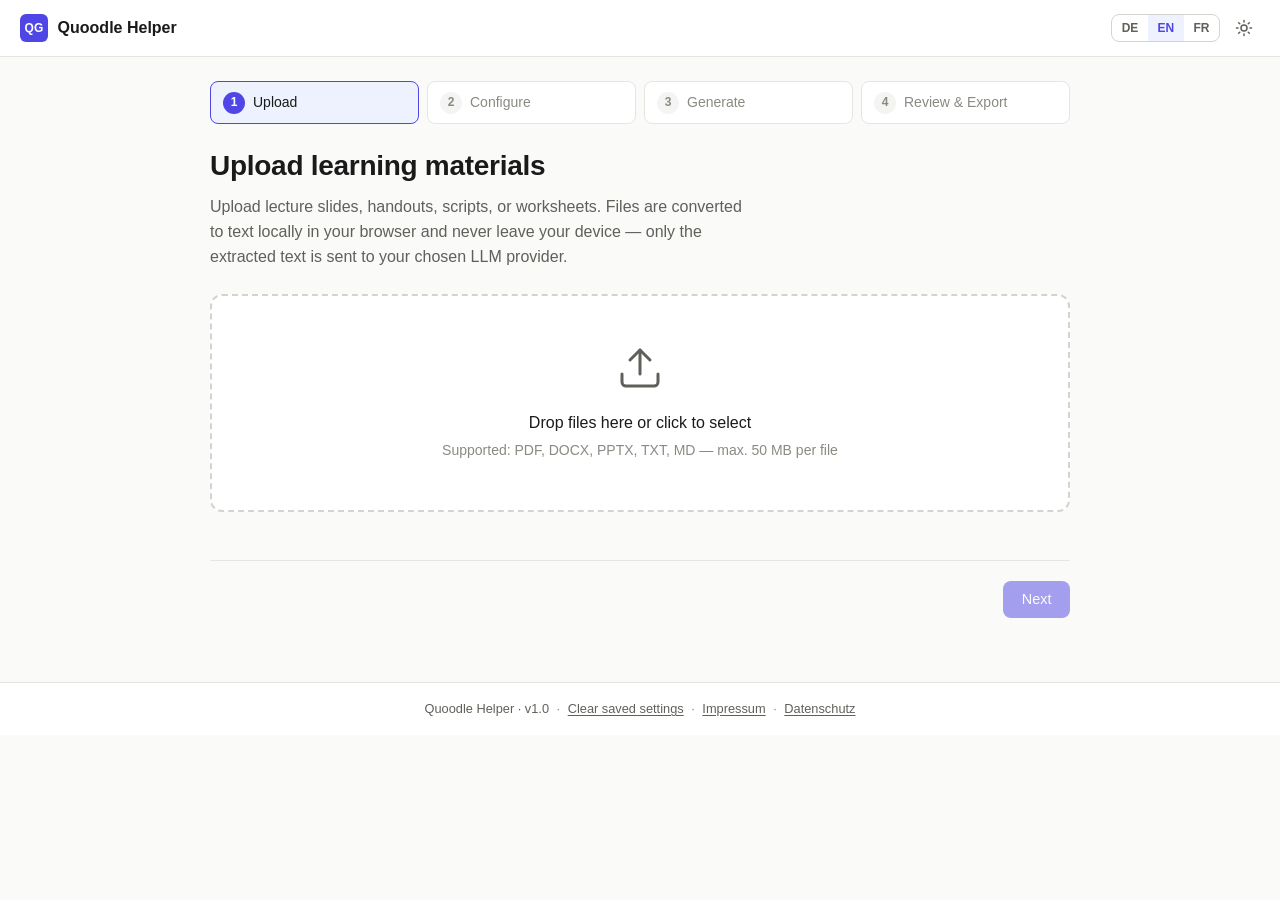
<file: index.html>
<!DOCTYPE html>
<html lang="de" data-theme="system">
<head>
  <meta charset="utf-8">
  <meta name="viewport" content="width=device-width, initial-scale=1">
  <title>Quoodle Helper</title>
  <meta name="description" content="Generate multiple-choice quizzes from lecture slides, handouts, and scripts. Client-side. Bring your own LLM API key.">
  <link rel="stylesheet" href="css/styles.css">
  <link rel="icon" href="data:image/svg+xml,%3Csvg xmlns='http://www.w3.org/2000/svg' viewBox='0 0 100 100'%3E%3Ctext y='.9em' font-size='90'%3E%F0%9F%93%9D%3C/text%3E%3C/svg%3E">
</head>
<body>
  <header class="site-header">
    <div class="brand">
      <span class="brand-mark">QG</span>
      <span class="brand-name">Quoodle Helper</span>
    </div>
    <div class="header-controls">
      <button type="button" class="lang-switch" id="lang-switch" aria-label="Sprache wechseln">
        <span data-lang="de" class="active">DE</span>
        <span data-lang="en">EN</span>
        <span data-lang="fr">FR</span>
      </button>
      <button type="button" class="icon-btn" id="theme-toggle" aria-label="Theme" title="Theme">
        <svg width="18" height="18" viewBox="0 0 24 24" fill="none" stroke="currentColor" stroke-width="2" stroke-linecap="round" stroke-linejoin="round"><circle cx="12" cy="12" r="4"/><path d="M12 2v2M12 20v2M4.93 4.93l1.41 1.41M17.66 17.66l1.41 1.41M2 12h2M20 12h2M6.34 17.66l-1.41 1.41M19.07 4.93l-1.41 1.41"/></svg>
      </button>
    </div>
  </header>

  <nav class="stepper" aria-label="Progress">
    <ol>
      <li data-step="upload" class="active"><span class="step-num">1</span><span class="step-label" data-i18n="step.upload">Upload</span></li>
      <li data-step="configure"><span class="step-num">2</span><span class="step-label" data-i18n="step.configure">Konfigurieren</span></li>
      <li data-step="generate"><span class="step-num">3</span><span class="step-label" data-i18n="step.generate">Generieren</span></li>
      <li data-step="review"><span class="step-num">4</span><span class="step-label" data-i18n="step.review">Prüfen &amp; Export</span></li>
    </ol>
  </nav>

  <main>
    <!-- STEP 1: UPLOAD -->
    <section id="step-upload" class="step active" aria-labelledby="upload-heading">
      <h1 id="upload-heading" data-i18n="upload.heading">Lernmaterial hochladen</h1>
      <p class="lead" data-i18n="upload.lead">Lade Vorlesungsfolien, Handouts, Skripte oder Arbeitsblätter hoch. Die Dateien werden im Browser in Text umgewandelt und verlassen dein Gerät nicht — nur der extrahierte Text geht an den von dir gewählten LLM-Provider.</p>

      <div id="dropzone" class="dropzone" tabindex="0">
        <svg width="48" height="48" viewBox="0 0 24 24" fill="none" stroke="currentColor" stroke-width="1.5" stroke-linecap="round" stroke-linejoin="round"><path d="M21 15v4a2 2 0 01-2 2H5a2 2 0 01-2-2v-4"/><polyline points="17 8 12 3 7 8"/><line x1="12" y1="3" x2="12" y2="15"/></svg>
        <p class="dz-primary" data-i18n="upload.dropzone">Dateien hier ablegen oder klicken, um auszuwählen</p>
        <p class="dz-secondary" data-i18n="upload.formats">Unterstützt: PDF, DOCX, PPTX, TXT, MD — max. 50 MB pro Datei</p>
        <input type="file" id="file-input" multiple accept=".pdf,.docx,.pptx,.txt,.md,application/pdf,application/vnd.openxmlformats-officedocument.wordprocessingml.document,application/vnd.openxmlformats-officedocument.presentationml.presentation,text/plain,text/markdown" hidden>
      </div>

      <ul id="file-list" class="file-list" aria-live="polite"></ul>

      <div id="upload-summary" class="summary hidden"></div>

      <div class="step-actions">
        <button type="button" class="btn btn-primary" id="to-configure" disabled data-i18n="common.next">Weiter: Konfigurieren</button>
      </div>
    </section>

    <!-- STEP 2: CONFIGURE -->
    <section id="step-configure" class="step" aria-labelledby="configure-heading">
      <h1 id="configure-heading" data-i18n="configure.heading">LLM &amp; Fragen konfigurieren</h1>
      <p class="lead" data-i18n="configure.lead">Wähle einen LLM-Provider und trage deinen API-Key ein. Der Key bleibt in deinem Browser.</p>

      <fieldset class="form-group">
        <legend data-i18n="configure.provider">Provider</legend>
        <div class="radio-group" id="provider-group">
          <label class="radio-card">
            <input type="radio" name="provider" value="openai_compatible" checked>
            <div class="radio-body">
              <div class="radio-title" data-i18n="provider.compat.title">Lokal / OpenAI-kompatibel</div>
              <div class="radio-desc" data-i18n="provider.compat.desc">RWTH HPC, vLLM, OpenRouter, DeepSeek …</div>
            </div>
          </label>
          <label class="radio-card">
            <input type="radio" name="provider" value="anthropic">
            <div class="radio-body">
              <div class="radio-title">Anthropic Claude</div>
              <div class="radio-desc" data-i18n="provider.anthropic.desc">Claude Opus, Sonnet, Haiku</div>
            </div>
          </label>
          <label class="radio-card">
            <input type="radio" name="provider" value="openai">
            <div class="radio-body">
              <div class="radio-title">OpenAI</div>
              <div class="radio-desc" data-i18n="provider.openai.desc">GPT-4o, GPT-4, GPT-3.5</div>
            </div>
          </label>
          <label class="radio-card">
            <input type="radio" name="provider" value="ollama">
            <div class="radio-body">
              <div class="radio-title">Ollama</div>
              <div class="radio-desc" data-i18n="provider.ollama.desc">Lokal — kein API-Key nötig</div>
            </div>
          </label>
        </div>
        <p class="provider-notice" id="provider-notice" data-i18n="configure.provider.notice">Der gewählte Provider erhält den extrahierten Text deiner Dateien. Es gelten die Datenschutzbedingungen dieses Providers.</p>
        <button type="button" class="btn btn-ghost btn-small" id="test-connection" data-i18n="configure.test">Verbindung testen</button>
        <span id="test-status" style="margin-left:0.5rem;"></span>
      </fieldset>

      <div class="form-row">
        <label class="form-field">
          <span class="label-text" data-i18n="configure.model">Modell</span>
          <input type="text" id="model" placeholder="openai/gpt-oss-120b">
          <small class="field-hint" id="model-hint"></small>
        </label>
      </div>

      <details class="advanced">
        <summary data-i18n="configure.advanced">Erweitert: Base URL &amp; Prompt</summary>
        <label class="form-field">
          <span class="label-text">Base URL</span>
          <input type="url" id="base-url" placeholder="https://llm.hpc.itc.rwth-aachen.de/v1/">
        </label>
        <label class="form-field">
          <span class="label-text" data-i18n="configure.custom_prompt">System-Prompt (anpassbar)</span>
          <textarea id="custom-prompt" rows="14" spellcheck="false"></textarea>
          <div class="prompt-controls">
            <button type="button" class="btn btn-ghost btn-small" id="restore-prompt" data-i18n="configure.custom_prompt.restore">Standard wiederherstellen</button>
            <small class="field-hint" data-i18n="configure.custom_prompt.hint">Verfügbare Platzhalter: {difficulty}, {difficulty_hint}, {style}, {style_hint}, {output_language}</small>
          </div>
          <small class="field-warning" data-i18n="configure.custom_prompt.warning">⚠ Der Prompt muss das Modell anweisen, JSON gemäß dem Schema auszugeben. Wenn du den Schema-Block entfernst, schlägt das Parsen fehl.</small>
        </label>
      </details>

      <div class="form-row" id="api-key-row">
        <label class="form-field">
          <span class="label-text" data-i18n="configure.apikey">API-Key</span>
          <div class="input-with-action">
            <input type="password" id="api-key" autocomplete="off" spellcheck="false">
            <button type="button" class="icon-btn" id="toggle-key-visibility" title="Show/hide" aria-label="Show/hide">
              <svg width="18" height="18" viewBox="0 0 24 24" fill="none" stroke="currentColor" stroke-width="2" stroke-linecap="round" stroke-linejoin="round"><path d="M1 12s4-8 11-8 11 8 11 8-4 8-11 8-11-8-11-8z"/><circle cx="12" cy="12" r="3"/></svg>
            </button>
          </div>
          <label class="checkbox-inline">
            <input type="checkbox" id="save-key">
            <span data-i18n="configure.savekey">In diesem Browser speichern</span>
          </label>
          <small class="field-warning" data-i18n="configure.savekey.warning">⚠ Gespeicherte Keys liegen im localStorage deines Browsers. Auf geteilten Geräten nicht aktivieren.</small>
        </label>
      </div>

      <h2 data-i18n="configure.options.heading">Fragen-Optionen</h2>

      <div class="form-row two-col">
        <label class="form-field">
          <span class="label-text" data-i18n="configure.count">Anzahl Fragen</span>
          <input type="number" id="question-count" min="1" max="100" value="10">
        </label>

        <label class="form-field">
          <span class="label-text" data-i18n="configure.language">Sprache der Fragen</span>
          <select id="output-language">
            <option value="de" data-i18n="lang.de" selected>Deutsch</option>
            <option value="en" data-i18n="lang.en">Englisch</option>
            <option value="auto" data-i18n="lang.auto">Wie Quelle</option>
          </select>
        </label>
      </div>

      <div class="form-row">
        <fieldset class="segmented">
          <legend data-i18n="configure.difficulty">Schwierigkeit</legend>
          <label><input type="radio" name="difficulty" value="easy"><span data-i18n="difficulty.easy">Leicht</span></label>
          <label><input type="radio" name="difficulty" value="medium" checked><span data-i18n="difficulty.medium">Mittel</span></label>
          <label><input type="radio" name="difficulty" value="hard"><span data-i18n="difficulty.hard">Schwer</span></label>
          <label><input type="radio" name="difficulty" value="mixed"><span data-i18n="difficulty.mixed">Gemischt</span></label>
        </fieldset>
      </div>

      <div class="form-row">
        <fieldset class="segmented">
          <legend data-i18n="configure.style">Fragen-Stil</legend>
          <label><input type="radio" name="style" value="factual"><span data-i18n="style.factual">Faktisch</span></label>
          <label><input type="radio" name="style" value="conceptual"><span data-i18n="style.conceptual">Konzeptuell</span></label>
          <label><input type="radio" name="style" value="applied"><span data-i18n="style.applied">Anwendung</span></label>
          <label><input type="radio" name="style" value="mixed" checked><span data-i18n="style.mixed">Gemischt</span></label>
        </fieldset>
      </div>

      <div class="step-actions">
        <button type="button" class="btn btn-ghost" data-nav="upload" data-i18n="common.back">Zurück</button>
        <button type="button" class="btn btn-primary" id="to-generate" data-i18n="common.next">Weiter: Generieren</button>
      </div>
    </section>

    <!-- STEP 3: GENERATE -->
    <section id="step-generate" class="step" aria-labelledby="generate-heading">
      <h1 id="generate-heading" data-i18n="generate.heading">Fragen generieren</h1>
      <p class="lead" data-i18n="generate.lead">Klicke „Generieren", um aus deinem Material Multiple-Choice-Fragen zu erstellen.</p>

      <div class="generate-summary" id="generate-summary" aria-live="polite"></div>

      <div id="generate-progress" class="progress-block hidden">
        <div class="progress-phase" id="progress-phase"></div>
        <div class="progress-bar"><div class="progress-fill" id="progress-fill"></div></div>
        <div class="progress-detail" id="progress-detail"></div>
      </div>

      <div id="generate-error" class="error-block hidden" role="alert"></div>

      <div class="step-actions">
        <button type="button" class="btn btn-ghost" data-nav="configure" data-i18n="common.back">Zurück</button>
        <button type="button" class="btn btn-primary" id="start-generate" data-i18n="generate.start">Generieren</button>
        <button type="button" class="btn btn-destructive hidden" id="cancel-generate" data-i18n="common.cancel">Abbrechen</button>
      </div>
    </section>

    <!-- STEP 4: REVIEW -->
    <section id="step-review" class="step" aria-labelledby="review-heading">
      <h1 id="review-heading" data-i18n="review.heading">Prüfen &amp; Exportieren</h1>
      <div class="review-summary" id="review-summary"></div>

      <div class="export-actions">
        <button type="button" class="btn btn-primary" id="export-xlsx">
          <span data-i18n="review.export.xlsx">Excel herunterladen (.xlsx)</span>
        </button>
        <button type="button" class="btn btn-secondary" id="export-csv">
          <span data-i18n="review.export.csv">CSV herunterladen</span>
        </button>
        <button type="button" class="btn btn-ghost" id="regenerate" data-i18n="review.regenerate">Neu generieren</button>
        <button type="button" class="btn btn-destructive" id="start-over" data-i18n="review.startover">Von vorne beginnen</button>
      </div>

      <div class="questions-table-wrap">
        <table id="questions-table" class="questions-table">
          <thead>
            <tr>
              <th>#</th>
              <th data-i18n="table.question">Frage</th>
              <th data-i18n="table.correct">Richtig</th>
              <th data-i18n="table.wrong">Falsch</th>
              <th data-i18n="table.explanation">Erläuterung</th>
            </tr>
          </thead>
          <tbody id="questions-tbody"></tbody>
        </table>
      </div>
    </section>
  </main>

  <!-- File preview modal -->
  <div id="preview-modal" class="modal hidden" role="dialog" aria-modal="true" aria-labelledby="preview-title">
    <div class="modal-backdrop" data-close-modal></div>
    <div class="modal-content">
      <header class="modal-header">
        <h2 id="preview-title" data-i18n="preview.title">Text-Vorschau</h2>
        <button type="button" class="icon-btn" data-close-modal aria-label="Close">✕</button>
      </header>
      <div class="modal-body">
        <div class="preview-meta" id="preview-meta"></div>
        <pre id="preview-text"></pre>
      </div>
      <footer class="modal-footer">
        <button type="button" class="btn btn-secondary" id="copy-preview" data-i18n="preview.copy">Kopieren</button>
        <button type="button" class="btn btn-ghost" data-close-modal data-i18n="common.close">Schließen</button>
      </footer>
    </div>
  </div>

  <footer class="site-footer">
    <span>Quoodle Helper · v1.0</span>
    <span class="sep">·</span>
    <button type="button" class="link-btn" id="clear-settings" data-i18n="footer.clearsettings">Gespeicherte Einstellungen löschen</button>
    <span class="sep">·</span>
    <a href="impressum.html" class="footer-link">Impressum</a>
    <span class="sep">·</span>
    <a href="datenschutz.html" class="footer-link">Datenschutz</a>
  </footer>

  <!-- 3rd-party libraries — served locally from ./vendor/.
       Run `bash download-vendor.sh` (or download-vendor.ps1 on Windows) once
       to populate the vendor directory. See README.md "Vendor libraries". -->
  <script src="vendor/mammoth.browser.min.js"></script>
  <script src="vendor/jszip.min.js"></script>
  <script src="vendor/xlsx.full.min.js"></script>

  <!-- App -->
  <script type="module" src="js/app.js"></script>
</body>
</html>
</file>
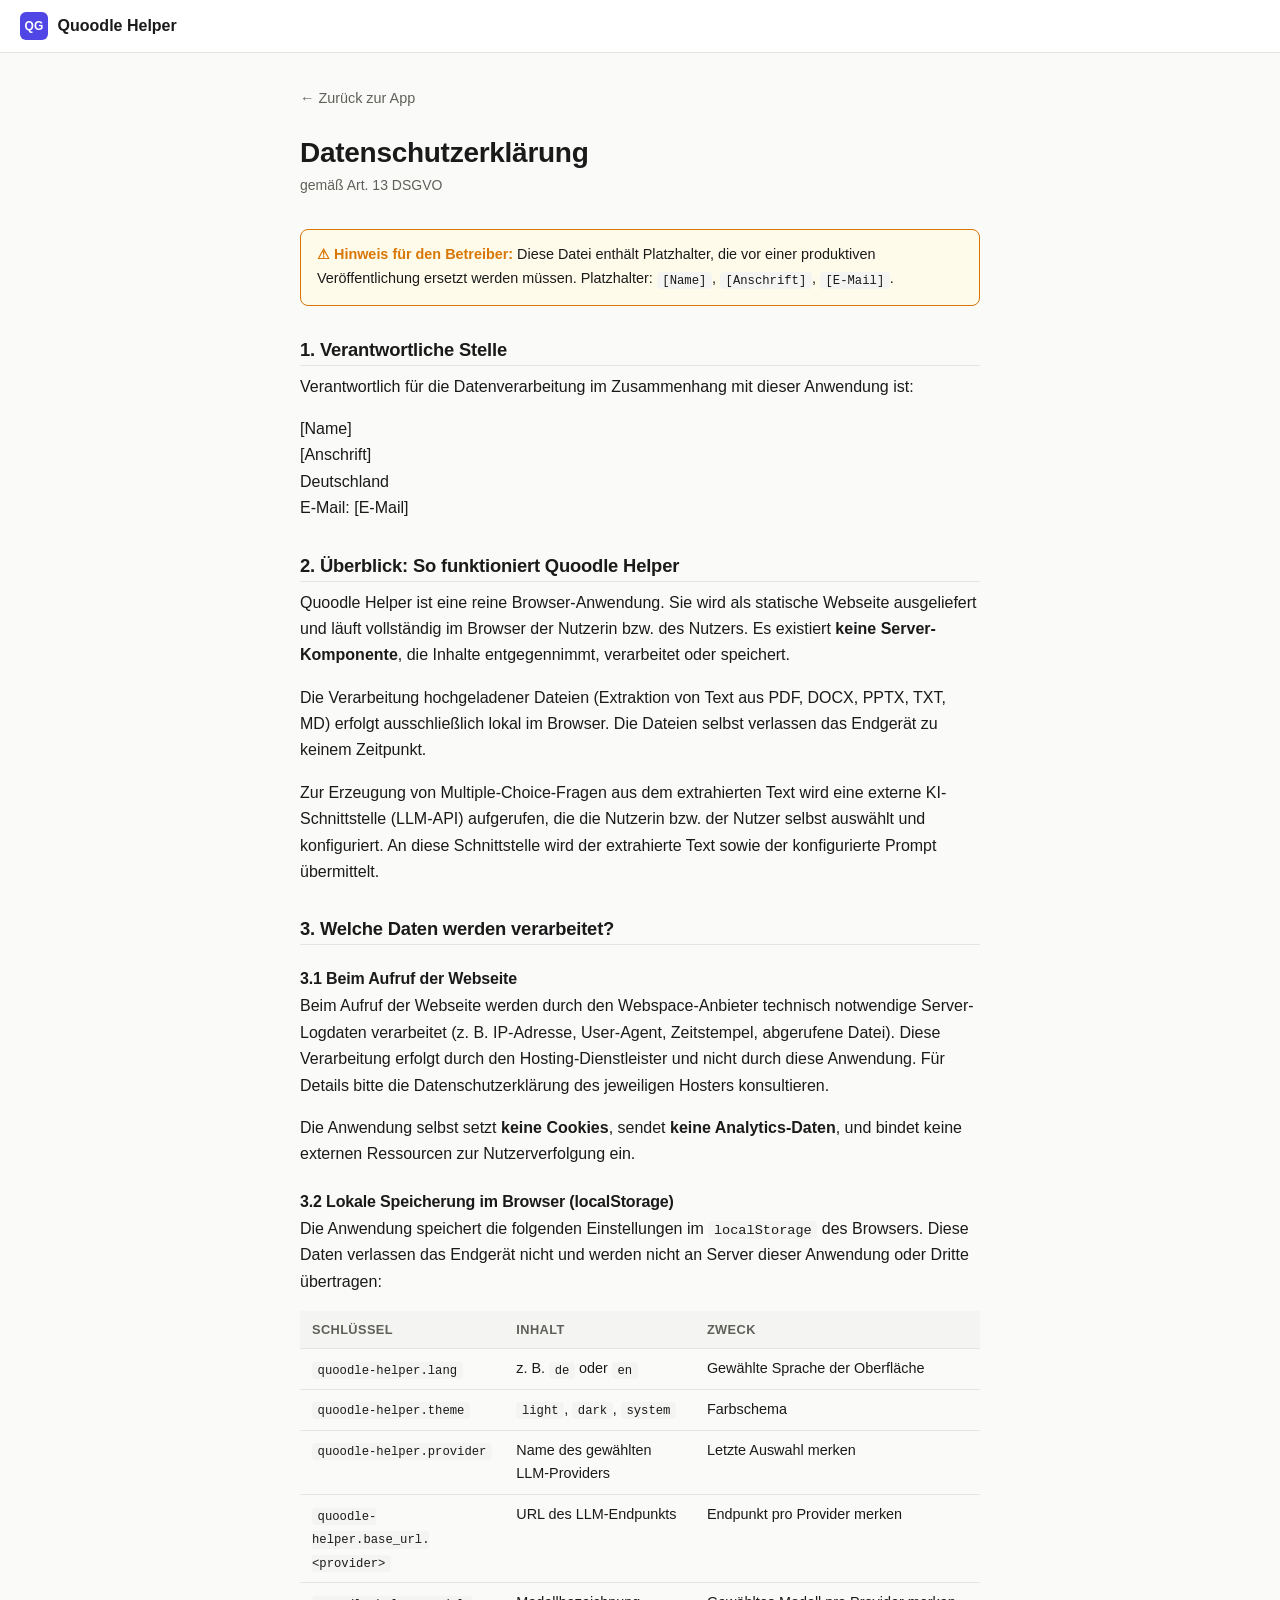
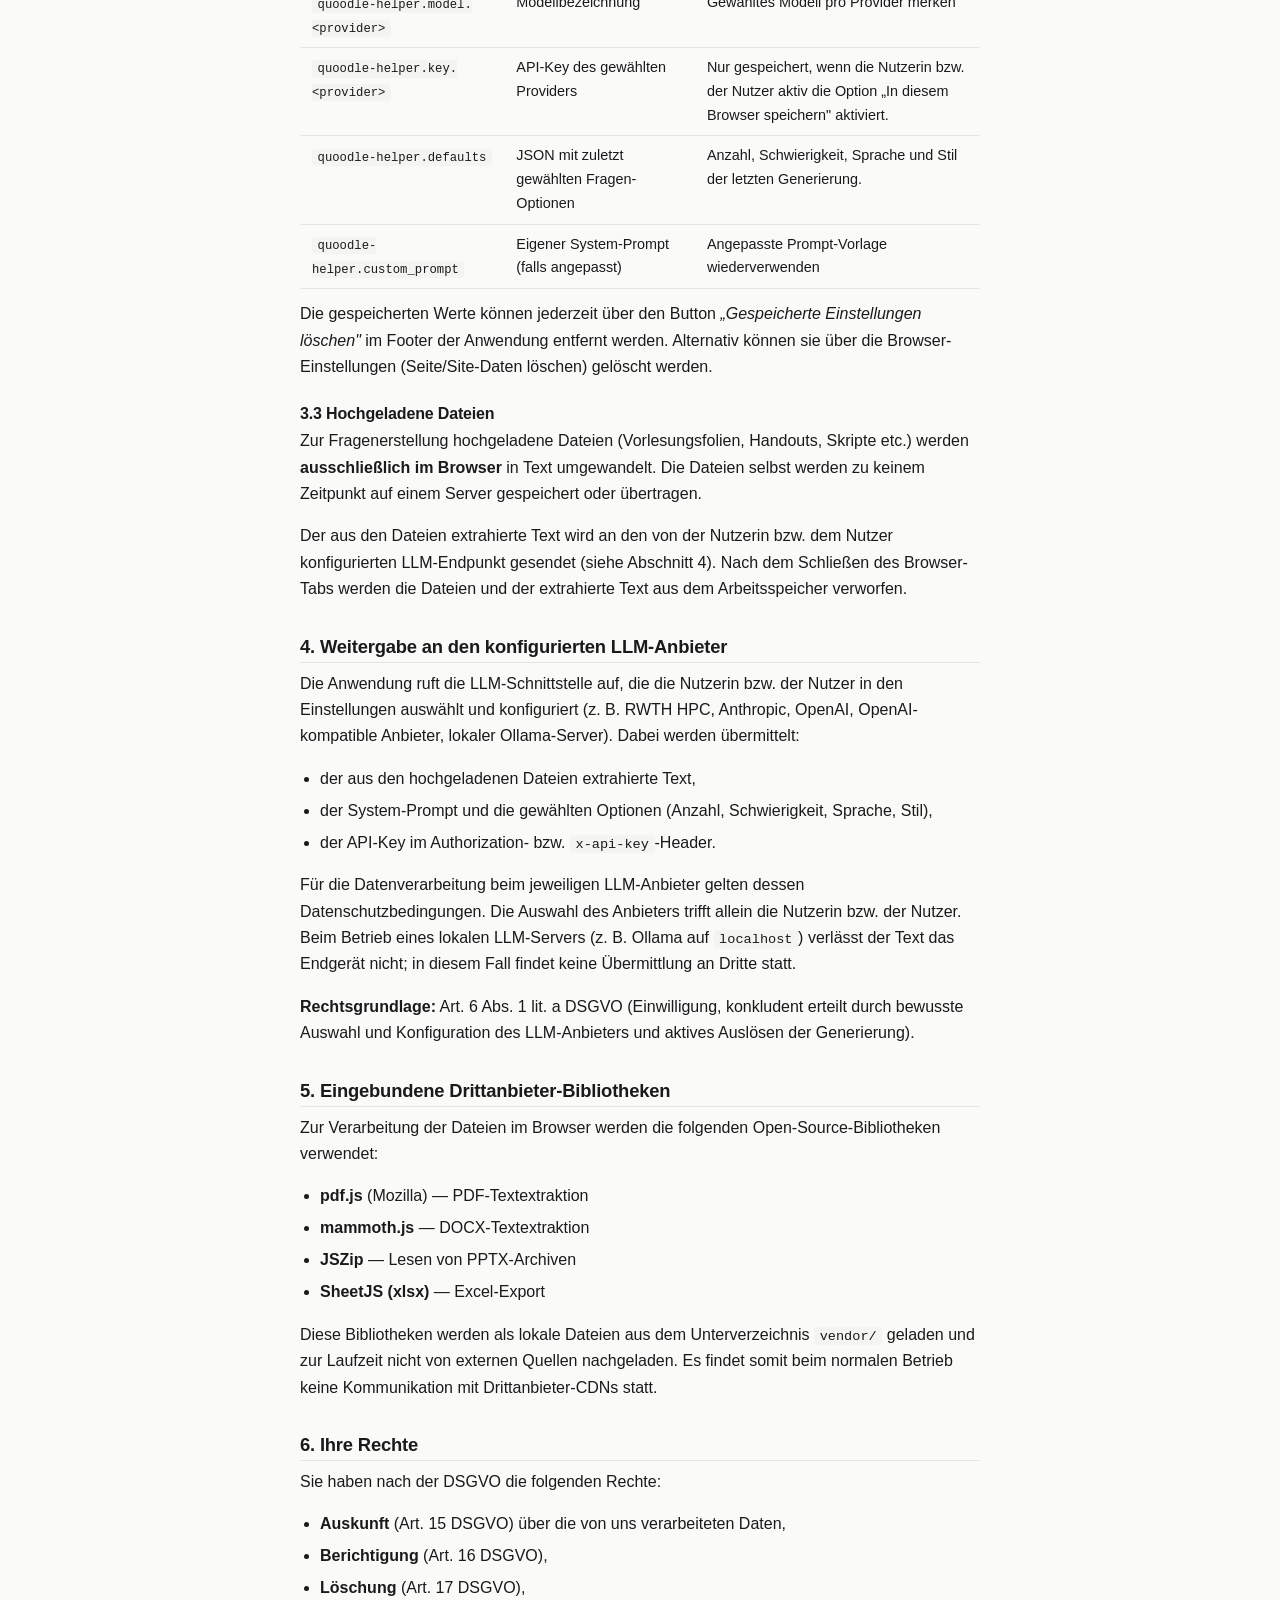
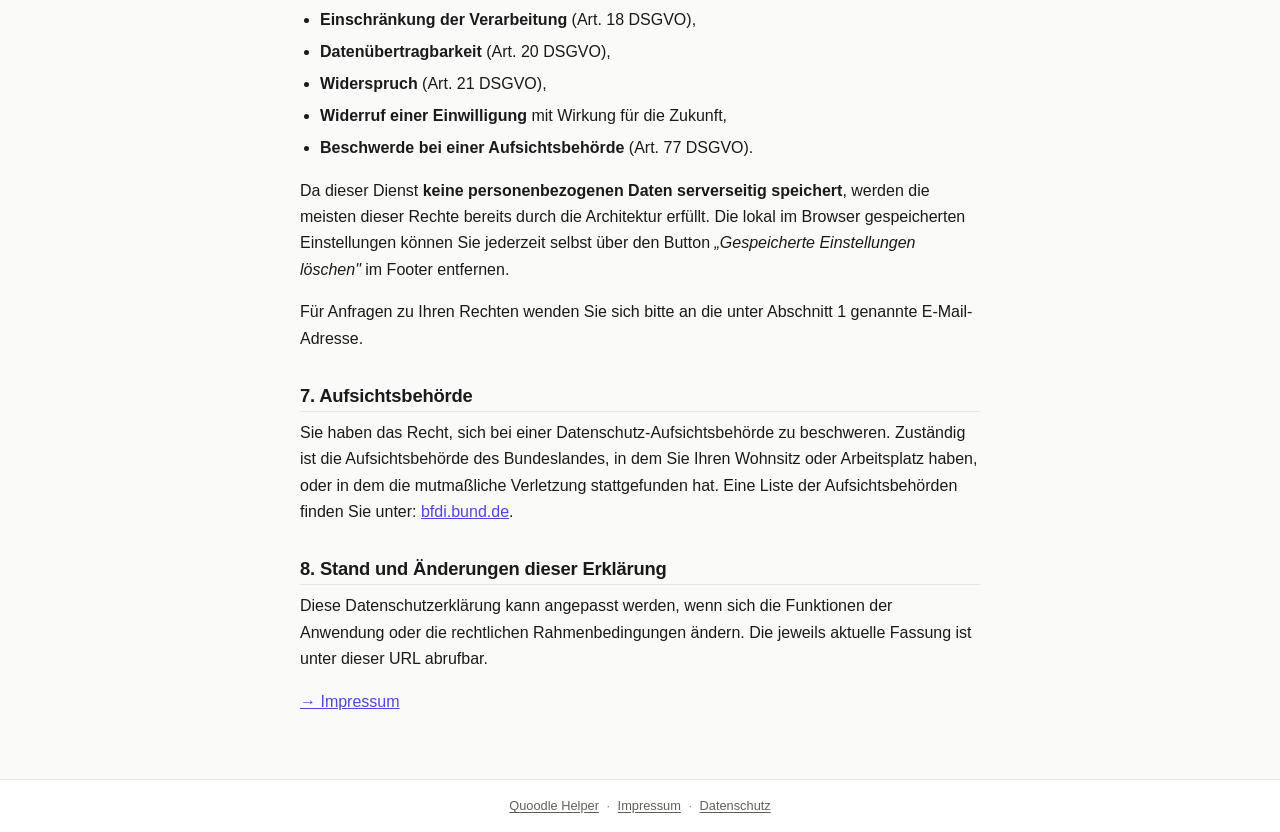
<file: datenschutz.html>
<!DOCTYPE html>
<html lang="de" data-theme="system">
<head>
  <meta charset="utf-8">
  <meta name="viewport" content="width=device-width, initial-scale=1">
  <title>Datenschutzerklärung — Quoodle Helper</title>
  <link rel="stylesheet" href="css/legal.css">
  <link rel="icon" href="data:image/svg+xml,%3Csvg xmlns='http://www.w3.org/2000/svg' viewBox='0 0 100 100'%3E%3Ctext y='.9em' font-size='90'%3E%F0%9F%93%9D%3C/text%3E%3C/svg%3E">
</head>
<body>
  <header class="site-header">
    <div class="brand">
      <span class="brand-mark">QG</span>
      <span class="brand-name">Quoodle Helper</span>
    </div>
  </header>

  <main>
    <a class="back-link" href="index.html">← Zurück zur App</a>

    <h1>Datenschutzerklärung</h1>
    <p class="lead-date">gemäß Art. 13 DSGVO</p>

    <div class="placeholder-block">
      <strong>⚠ Hinweis für den Betreiber:</strong> Diese Datei enthält Platzhalter,
      die vor einer produktiven Veröffentlichung ersetzt werden müssen.
      Platzhalter: <code>[Name]</code>, <code>[Anschrift]</code>, <code>[E-Mail]</code>.
    </div>

    <h2>1. Verantwortliche Stelle</h2>
    <p>
      Verantwortlich für die Datenverarbeitung im Zusammenhang mit dieser Anwendung
      ist:
    </p>
    <p>
      [Name]<br>
      [Anschrift]<br>
      Deutschland<br>
      E-Mail: [E-Mail]
    </p>

    <h2>2. Überblick: So funktioniert Quoodle Helper</h2>
    <p>
      Quoodle Helper ist eine reine Browser-Anwendung. Sie wird als statische
      Webseite ausgeliefert und läuft vollständig im Browser der Nutzerin bzw. des
      Nutzers. Es existiert <strong>keine Server-Komponente</strong>, die Inhalte
      entgegennimmt, verarbeitet oder speichert.
    </p>
    <p>
      Die Verarbeitung hochgeladener Dateien (Extraktion von Text aus PDF, DOCX,
      PPTX, TXT, MD) erfolgt ausschließlich lokal im Browser. Die Dateien selbst
      verlassen das Endgerät zu keinem Zeitpunkt.
    </p>
    <p>
      Zur Erzeugung von Multiple-Choice-Fragen aus dem extrahierten Text wird
      eine externe KI-Schnittstelle (LLM-API) aufgerufen, die die Nutzerin bzw.
      der Nutzer selbst auswählt und konfiguriert. An diese Schnittstelle wird
      der extrahierte Text sowie der konfigurierte Prompt übermittelt.
    </p>

    <h2>3. Welche Daten werden verarbeitet?</h2>

    <h3>3.1 Beim Aufruf der Webseite</h3>
    <p>
      Beim Aufruf der Webseite werden durch den Webspace-Anbieter technisch
      notwendige Server-Logdaten verarbeitet (z. B. IP-Adresse, User-Agent,
      Zeitstempel, abgerufene Datei). Diese Verarbeitung erfolgt durch den
      Hosting-Dienstleister und nicht durch diese Anwendung. Für Details
      bitte die Datenschutzerklärung des jeweiligen Hosters konsultieren.
    </p>
    <p>
      Die Anwendung selbst setzt <strong>keine Cookies</strong>, sendet
      <strong>keine Analytics-Daten</strong>, und bindet keine externen Ressourcen
      zur Nutzerverfolgung ein.
    </p>

    <h3>3.2 Lokale Speicherung im Browser (localStorage)</h3>
    <p>
      Die Anwendung speichert die folgenden Einstellungen im <code>localStorage</code>
      des Browsers. Diese Daten verlassen das Endgerät nicht und werden nicht an
      Server dieser Anwendung oder Dritte übertragen:
    </p>

    <table class="storage-table">
      <thead>
        <tr>
          <th>Schlüssel</th>
          <th>Inhalt</th>
          <th>Zweck</th>
        </tr>
      </thead>
      <tbody>
        <tr>
          <td><code>quoodle-helper.lang</code></td>
          <td>z. B. <code>de</code> oder <code>en</code></td>
          <td>Gewählte Sprache der Oberfläche</td>
        </tr>
        <tr>
          <td><code>quoodle-helper.theme</code></td>
          <td><code>light</code>, <code>dark</code>, <code>system</code></td>
          <td>Farbschema</td>
        </tr>
        <tr>
          <td><code>quoodle-helper.provider</code></td>
          <td>Name des gewählten LLM-Providers</td>
          <td>Letzte Auswahl merken</td>
        </tr>
        <tr>
          <td><code>quoodle-helper.base_url.&lt;provider&gt;</code></td>
          <td>URL des LLM-Endpunkts</td>
          <td>Endpunkt pro Provider merken</td>
        </tr>
        <tr>
          <td><code>quoodle-helper.model.&lt;provider&gt;</code></td>
          <td>Modellbezeichnung</td>
          <td>Gewähltes Modell pro Provider merken</td>
        </tr>
        <tr>
          <td><code>quoodle-helper.key.&lt;provider&gt;</code></td>
          <td>API-Key des gewählten Providers</td>
          <td>
            Nur gespeichert, wenn die Nutzerin bzw. der Nutzer aktiv die Option
            „In diesem Browser speichern" aktiviert.
          </td>
        </tr>
        <tr>
          <td><code>quoodle-helper.defaults</code></td>
          <td>JSON mit zuletzt gewählten Fragen-Optionen</td>
          <td>
            Anzahl, Schwierigkeit, Sprache und Stil der letzten Generierung.
          </td>
        </tr>
        <tr>
          <td><code>quoodle-helper.custom_prompt</code></td>
          <td>Eigener System-Prompt (falls angepasst)</td>
          <td>Angepasste Prompt-Vorlage wiederverwenden</td>
        </tr>
      </tbody>
    </table>

    <p>
      Die gespeicherten Werte können jederzeit über den Button
      <em>„Gespeicherte Einstellungen löschen"</em> im Footer der Anwendung
      entfernt werden. Alternativ können sie über die Browser-Einstellungen
      (Seite/Site-Daten löschen) gelöscht werden.
    </p>

    <h3>3.3 Hochgeladene Dateien</h3>
    <p>
      Zur Fragenerstellung hochgeladene Dateien (Vorlesungsfolien, Handouts,
      Skripte etc.) werden <strong>ausschließlich im Browser</strong> in Text
      umgewandelt. Die Dateien selbst werden zu keinem Zeitpunkt auf einem
      Server gespeichert oder übertragen.
    </p>
    <p>
      Der aus den Dateien extrahierte Text wird an den von der Nutzerin bzw.
      dem Nutzer konfigurierten LLM-Endpunkt gesendet (siehe Abschnitt 4).
      Nach dem Schließen des Browser-Tabs werden die Dateien und der extrahierte
      Text aus dem Arbeitsspeicher verworfen.
    </p>

    <h2>4. Weitergabe an den konfigurierten LLM-Anbieter</h2>
    <p>
      Die Anwendung ruft die LLM-Schnittstelle auf, die die Nutzerin bzw. der
      Nutzer in den Einstellungen auswählt und konfiguriert (z. B. RWTH HPC,
      Anthropic, OpenAI, OpenAI-kompatible Anbieter, lokaler Ollama-Server).
      Dabei werden übermittelt:
    </p>
    <ul>
      <li>der aus den hochgeladenen Dateien extrahierte Text,</li>
      <li>der System-Prompt und die gewählten Optionen (Anzahl, Schwierigkeit, Sprache, Stil),</li>
      <li>der API-Key im Authorization- bzw. <code>x-api-key</code>-Header.</li>
    </ul>
    <p>
      Für die Datenverarbeitung beim jeweiligen LLM-Anbieter gelten dessen
      Datenschutzbedingungen. Die Auswahl des Anbieters trifft allein die
      Nutzerin bzw. der Nutzer. Beim Betrieb eines lokalen LLM-Servers
      (z. B. Ollama auf <code>localhost</code>) verlässt der Text das Endgerät
      nicht; in diesem Fall findet keine Übermittlung an Dritte statt.
    </p>
    <p>
      <strong>Rechtsgrundlage:</strong> Art. 6 Abs. 1 lit. a DSGVO (Einwilligung,
      konkludent erteilt durch bewusste Auswahl und Konfiguration des LLM-Anbieters
      und aktives Auslösen der Generierung).
    </p>

    <h2>5. Eingebundene Drittanbieter-Bibliotheken</h2>
    <p>
      Zur Verarbeitung der Dateien im Browser werden die folgenden Open-Source-Bibliotheken
      verwendet:
    </p>
    <ul>
      <li><strong>pdf.js</strong> (Mozilla) — PDF-Textextraktion</li>
      <li><strong>mammoth.js</strong> — DOCX-Textextraktion</li>
      <li><strong>JSZip</strong> — Lesen von PPTX-Archiven</li>
      <li><strong>SheetJS (xlsx)</strong> — Excel-Export</li>
    </ul>
    <p>
      Diese Bibliotheken werden als lokale Dateien aus dem Unterverzeichnis
      <code>vendor/</code> geladen und zur Laufzeit nicht von externen Quellen
      nachgeladen. Es findet somit beim normalen Betrieb keine Kommunikation
      mit Drittanbieter-CDNs statt.
    </p>

    <h2>6. Ihre Rechte</h2>
    <p>Sie haben nach der DSGVO die folgenden Rechte:</p>
    <ul>
      <li><strong>Auskunft</strong> (Art. 15 DSGVO) über die von uns verarbeiteten Daten,</li>
      <li><strong>Berichtigung</strong> (Art. 16 DSGVO),</li>
      <li><strong>Löschung</strong> (Art. 17 DSGVO),</li>
      <li><strong>Einschränkung der Verarbeitung</strong> (Art. 18 DSGVO),</li>
      <li><strong>Datenübertragbarkeit</strong> (Art. 20 DSGVO),</li>
      <li><strong>Widerspruch</strong> (Art. 21 DSGVO),</li>
      <li><strong>Widerruf einer Einwilligung</strong> mit Wirkung für die Zukunft,</li>
      <li><strong>Beschwerde bei einer Aufsichtsbehörde</strong> (Art. 77 DSGVO).</li>
    </ul>
    <p>
      Da dieser Dienst <strong>keine personenbezogenen Daten serverseitig speichert</strong>,
      werden die meisten dieser Rechte bereits durch die Architektur erfüllt.
      Die lokal im Browser gespeicherten Einstellungen können Sie jederzeit selbst
      über den Button <em>„Gespeicherte Einstellungen löschen"</em> im Footer
      entfernen.
    </p>
    <p>
      Für Anfragen zu Ihren Rechten wenden Sie sich bitte an die unter Abschnitt 1
      genannte E-Mail-Adresse.
    </p>

    <h2>7. Aufsichtsbehörde</h2>
    <p>
      Sie haben das Recht, sich bei einer Datenschutz-Aufsichtsbehörde zu beschweren.
      Zuständig ist die Aufsichtsbehörde des Bundeslandes, in dem Sie Ihren Wohnsitz
      oder Arbeitsplatz haben, oder in dem die mutmaßliche Verletzung stattgefunden
      hat. Eine Liste der Aufsichtsbehörden finden Sie unter:
      <a href="https://www.bfdi.bund.de/DE/Service/Anschriften/anschriften_node.html"
         target="_blank" rel="noopener noreferrer">bfdi.bund.de</a>.
    </p>

    <h2>8. Stand und Änderungen dieser Erklärung</h2>
    <p>
      Diese Datenschutzerklärung kann angepasst werden, wenn sich die Funktionen
      der Anwendung oder die rechtlichen Rahmenbedingungen ändern. Die jeweils
      aktuelle Fassung ist unter dieser URL abrufbar.
    </p>

    <p><a href="impressum.html">→ Impressum</a></p>
  </main>

  <footer class="site-footer">
    <a href="index.html">Quoodle Helper</a>
    <span class="sep">·</span>
    <a href="impressum.html">Impressum</a>
    <span class="sep">·</span>
    <a href="datenschutz.html">Datenschutz</a>
  </footer>
</body>
</html>
</file>
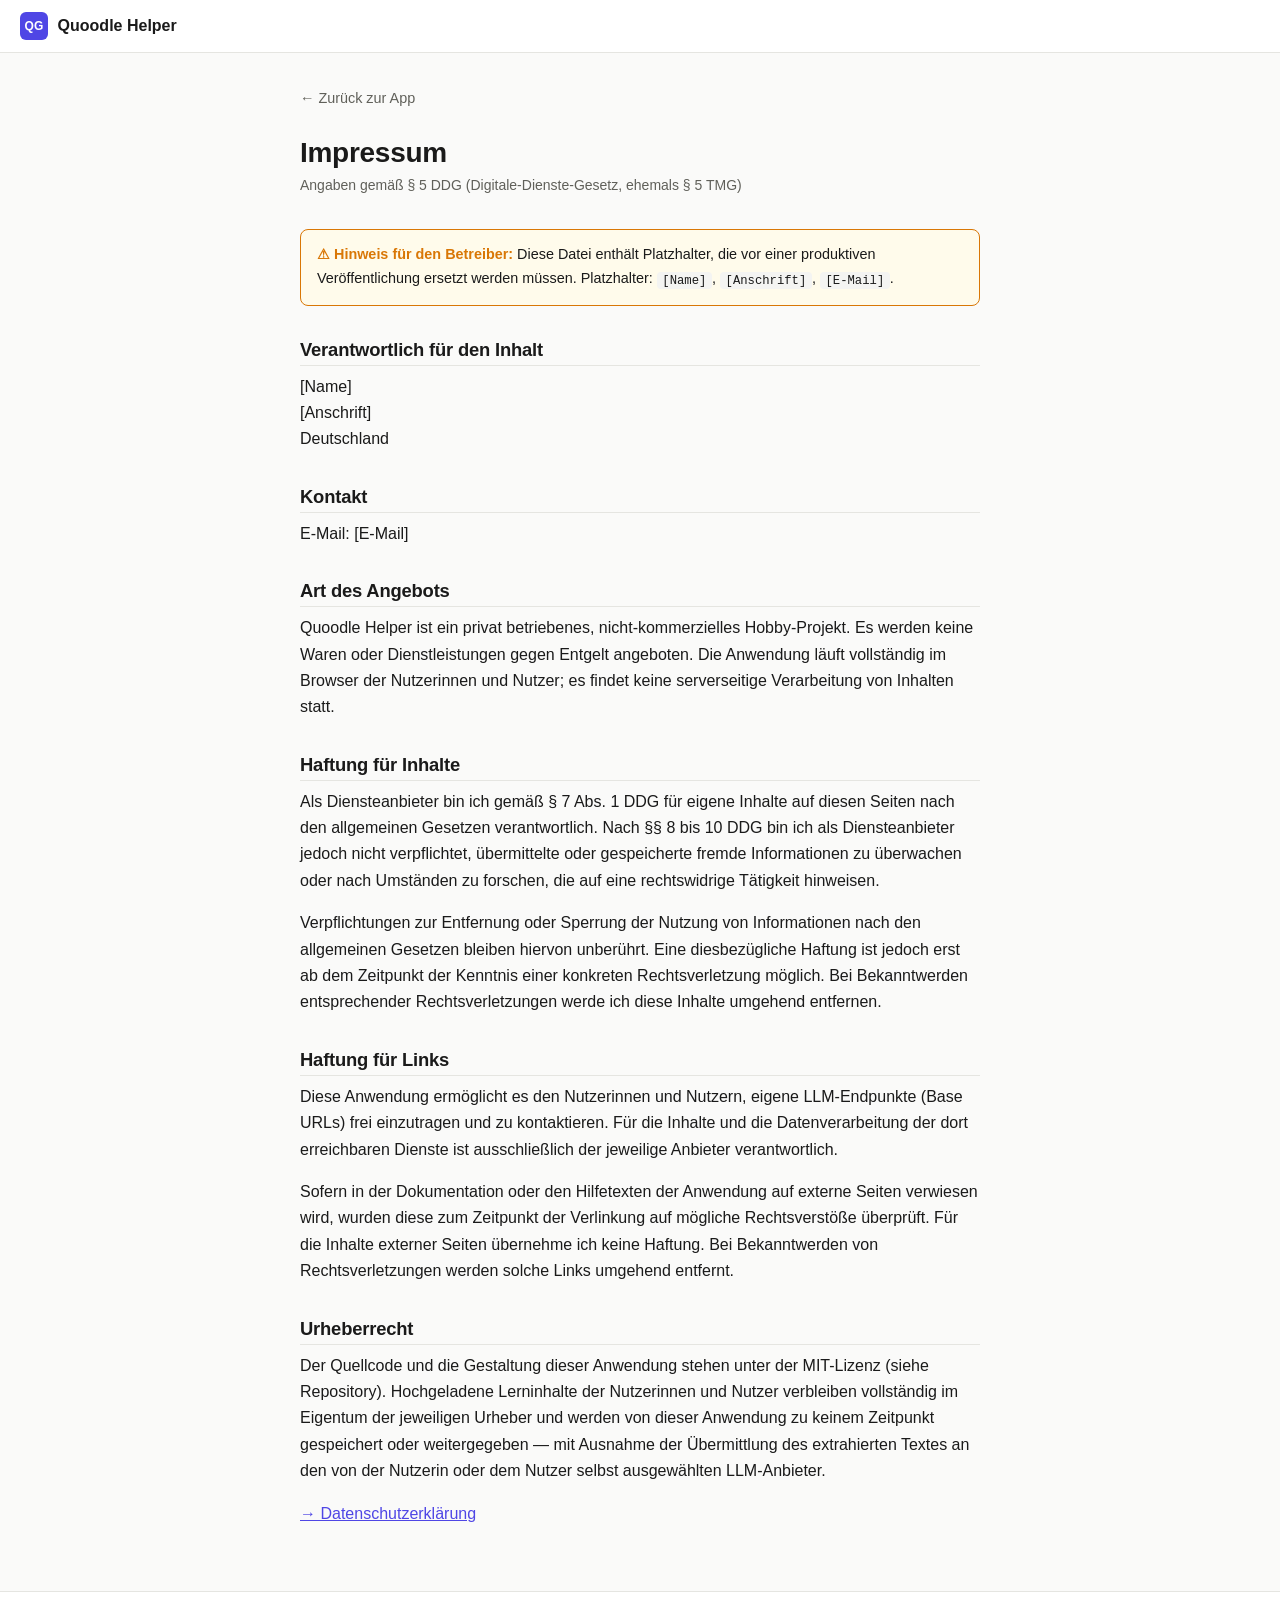
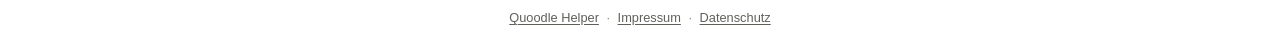
<file: impressum.html>
<!DOCTYPE html>
<html lang="de" data-theme="system">
<head>
  <meta charset="utf-8">
  <meta name="viewport" content="width=device-width, initial-scale=1">
  <title>Impressum — Quoodle Helper</title>
  <link rel="stylesheet" href="css/legal.css">
  <link rel="icon" href="data:image/svg+xml,%3Csvg xmlns='http://www.w3.org/2000/svg' viewBox='0 0 100 100'%3E%3Ctext y='.9em' font-size='90'%3E%F0%9F%93%9D%3C/text%3E%3C/svg%3E">
</head>
<body>
  <header class="site-header">
    <div class="brand">
      <span class="brand-mark">QG</span>
      <span class="brand-name">Quoodle Helper</span>
    </div>
  </header>

  <main>
    <a class="back-link" href="index.html">← Zurück zur App</a>

    <h1>Impressum</h1>
    <p class="lead-date">Angaben gemäß § 5 DDG (Digitale-Dienste-Gesetz, ehemals § 5 TMG)</p>

    <div class="placeholder-block">
      <strong>⚠ Hinweis für den Betreiber:</strong> Diese Datei enthält Platzhalter,
      die vor einer produktiven Veröffentlichung ersetzt werden müssen.
      Platzhalter: <code>[Name]</code>, <code>[Anschrift]</code>, <code>[E-Mail]</code>.
    </div>

    <h2>Verantwortlich für den Inhalt</h2>
    <p>
      [Name]<br>
      [Anschrift]<br>
      Deutschland
    </p>

    <h2>Kontakt</h2>
    <p>
      E-Mail: [E-Mail]
    </p>

    <h2>Art des Angebots</h2>
    <p>
      Quoodle Helper ist ein privat betriebenes, nicht-kommerzielles Hobby-Projekt.
      Es werden keine Waren oder Dienstleistungen gegen Entgelt angeboten.
      Die Anwendung läuft vollständig im Browser der Nutzerinnen und Nutzer;
      es findet keine serverseitige Verarbeitung von Inhalten statt.
    </p>

    <h2>Haftung für Inhalte</h2>
    <p>
      Als Diensteanbieter bin ich gemäß § 7 Abs. 1 DDG für eigene Inhalte auf
      diesen Seiten nach den allgemeinen Gesetzen verantwortlich. Nach §§ 8 bis 10
      DDG bin ich als Diensteanbieter jedoch nicht verpflichtet, übermittelte
      oder gespeicherte fremde Informationen zu überwachen oder nach Umständen
      zu forschen, die auf eine rechtswidrige Tätigkeit hinweisen.
    </p>
    <p>
      Verpflichtungen zur Entfernung oder Sperrung der Nutzung von Informationen
      nach den allgemeinen Gesetzen bleiben hiervon unberührt. Eine diesbezügliche
      Haftung ist jedoch erst ab dem Zeitpunkt der Kenntnis einer konkreten
      Rechtsverletzung möglich. Bei Bekanntwerden entsprechender Rechtsverletzungen
      werde ich diese Inhalte umgehend entfernen.
    </p>

    <h2>Haftung für Links</h2>
    <p>
      Diese Anwendung ermöglicht es den Nutzerinnen und Nutzern, eigene LLM-Endpunkte
      (Base URLs) frei einzutragen und zu kontaktieren. Für die Inhalte und die
      Datenverarbeitung der dort erreichbaren Dienste ist ausschließlich der
      jeweilige Anbieter verantwortlich.
    </p>
    <p>
      Sofern in der Dokumentation oder den Hilfetexten der Anwendung auf externe
      Seiten verwiesen wird, wurden diese zum Zeitpunkt der Verlinkung auf mögliche
      Rechtsverstöße überprüft. Für die Inhalte externer Seiten übernehme ich keine
      Haftung. Bei Bekanntwerden von Rechtsverletzungen werden solche Links
      umgehend entfernt.
    </p>

    <h2>Urheberrecht</h2>
    <p>
      Der Quellcode und die Gestaltung dieser Anwendung stehen unter der MIT-Lizenz
      (siehe Repository). Hochgeladene Lerninhalte der Nutzerinnen und Nutzer
      verbleiben vollständig im Eigentum der jeweiligen Urheber und werden von
      dieser Anwendung zu keinem Zeitpunkt gespeichert oder weitergegeben — mit
      Ausnahme der Übermittlung des extrahierten Textes an den von der Nutzerin
      oder dem Nutzer selbst ausgewählten LLM-Anbieter.
    </p>

    <p><a href="datenschutz.html">→ Datenschutzerklärung</a></p>
  </main>

  <footer class="site-footer">
    <a href="index.html">Quoodle Helper</a>
    <span class="sep">·</span>
    <a href="impressum.html">Impressum</a>
    <span class="sep">·</span>
    <a href="datenschutz.html">Datenschutz</a>
  </footer>
</body>
</html>
</file>
<file: css/styles.css>
/* Quoodle Helper — styles.css
 * Design: calm, utilitarian, educator-friendly. Light + dark themes via CSS vars.
 */

:root {
  --bg: #fafaf9;
  --surface: #ffffff;
  --surface-2: #f4f4f2;
  --border: #e5e5e1;
  --border-strong: #d4d4cf;
  --text: #1a1a1a;
  --text-muted: #60605a;
  --text-faint: #8a8a82;
  --primary: #4f46e5;
  --primary-hover: #4338ca;
  --primary-soft: #eef2ff;
  --danger: #dc2626;
  --danger-soft: #fef2f2;
  --success: #16a34a;
  --success-soft: #f0fdf4;
  --warning: #d97706;
  --warning-soft: #fffbeb;
  --shadow-sm: 0 1px 2px rgba(0,0,0,0.05);
  --shadow-md: 0 4px 12px rgba(0,0,0,0.08);
  --shadow-lg: 0 12px 32px rgba(0,0,0,0.12);
  --radius: 8px;
  --radius-lg: 12px;
  --font-sans: -apple-system, BlinkMacSystemFont, "Segoe UI", Roboto, "Helvetica Neue", Arial, sans-serif;
  --font-mono: ui-monospace, "SF Mono", "Cascadia Mono", "Roboto Mono", Menlo, Consolas, monospace;
}

[data-theme="dark"] {
  --bg: #0f0f0e;
  --surface: #1a1a18;
  --surface-2: #24241f;
  --border: #2e2e28;
  --border-strong: #3d3d36;
  --text: #ececea;
  --text-muted: #a3a39c;
  --text-faint: #6f6f68;
  --primary: #818cf8;
  --primary-hover: #a5b4fc;
  --primary-soft: #1e1b4b;
  --danger: #f87171;
  --danger-soft: #450a0a;
  --success: #4ade80;
  --success-soft: #052e16;
  --warning: #fbbf24;
  --warning-soft: #3d2f00;
  --shadow-sm: 0 1px 2px rgba(0,0,0,0.3);
  --shadow-md: 0 4px 12px rgba(0,0,0,0.4);
  --shadow-lg: 0 12px 32px rgba(0,0,0,0.5);
}

@media (prefers-color-scheme: dark) {
  [data-theme="system"] {
    --bg: #0f0f0e;
    --surface: #1a1a18;
    --surface-2: #24241f;
    --border: #2e2e28;
    --border-strong: #3d3d36;
    --text: #ececea;
    --text-muted: #a3a39c;
    --text-faint: #6f6f68;
    --primary: #818cf8;
    --primary-hover: #a5b4fc;
    --primary-soft: #1e1b4b;
    --danger: #f87171;
    --danger-soft: #450a0a;
    --success: #4ade80;
    --success-soft: #052e16;
    --warning: #fbbf24;
    --warning-soft: #3d2f00;
  }
}

* { box-sizing: border-box; }

html, body {
  margin: 0;
  padding: 0;
  font-family: var(--font-sans);
  font-size: 16px;
  line-height: 1.55;
  color: var(--text);
  background: var(--bg);
  -webkit-font-smoothing: antialiased;
}

h1, h2, h3 { margin: 0 0 0.75rem; line-height: 1.25; letter-spacing: -0.01em; }
h1 { font-size: 1.75rem; font-weight: 600; }
h2 { font-size: 1.25rem; font-weight: 600; margin-top: 2rem; }
p { margin: 0 0 1rem; }
.lead { color: var(--text-muted); margin-bottom: 1.5rem; max-width: 60ch; }

/* ========== Header ========== */

.site-header {
  display: flex;
  align-items: center;
  justify-content: space-between;
  padding: 0.75rem 1.25rem;
  border-bottom: 1px solid var(--border);
  background: var(--surface);
  position: sticky;
  top: 0;
  z-index: 10;
}

.brand {
  display: flex;
  align-items: center;
  gap: 0.6rem;
  font-weight: 600;
}

.brand-mark {
  display: inline-grid;
  place-items: center;
  width: 28px;
  height: 28px;
  background: var(--primary);
  color: #fff;
  border-radius: 6px;
  font-size: 0.75rem;
  font-weight: 700;
  letter-spacing: 0.02em;
}

.header-controls {
  display: flex;
  align-items: center;
  gap: 0.5rem;
}

.lang-switch {
  display: inline-flex;
  border: 1px solid var(--border-strong);
  border-radius: var(--radius);
  overflow: hidden;
  background: var(--surface);
  padding: 0;
  cursor: pointer;
  font-family: inherit;
  font-size: 0.75rem;
  font-weight: 600;
  color: var(--text-muted);
}

.lang-switch span {
  padding: 0.35rem 0.6rem;
  display: inline-block;
  transition: background 0.15s, color 0.15s;
}

.lang-switch span.active {
  background: var(--primary-soft);
  color: var(--primary);
}

.icon-btn {
  display: inline-grid;
  place-items: center;
  width: 32px;
  height: 32px;
  background: transparent;
  border: 1px solid transparent;
  border-radius: var(--radius);
  color: var(--text-muted);
  cursor: pointer;
}

.icon-btn:hover {
  background: var(--surface-2);
  color: var(--text);
}

/* ========== Stepper ========== */

.stepper {
  max-width: 900px;
  margin: 1.5rem auto 0;
  padding: 0 1.25rem;
}

.stepper ol {
  display: flex;
  list-style: none;
  padding: 0;
  margin: 0;
  gap: 0.5rem;
}

.stepper li {
  flex: 1;
  display: flex;
  align-items: center;
  gap: 0.5rem;
  padding: 0.6rem 0.75rem;
  background: var(--surface);
  border: 1px solid var(--border);
  border-radius: var(--radius);
  font-size: 0.875rem;
  color: var(--text-faint);
  cursor: default;
  transition: color 0.15s, border-color 0.15s;
}

.stepper li.completed {
  color: var(--text-muted);
  cursor: pointer;
}

.stepper li.active {
  color: var(--text);
  border-color: var(--primary);
  background: var(--primary-soft);
}

.stepper .step-num {
  display: inline-grid;
  place-items: center;
  width: 22px;
  height: 22px;
  border-radius: 50%;
  background: var(--surface-2);
  font-size: 0.75rem;
  font-weight: 600;
}

.stepper li.active .step-num {
  background: var(--primary);
  color: #fff;
}

/* ========== Main ========== */

main {
  max-width: 900px;
  margin: 1.5rem auto 4rem;
  padding: 0 1.25rem;
}

.step {
  display: none;
  animation: fadeIn 0.25s ease;
}

.step.active {
  display: block;
}

@keyframes fadeIn {
  from { opacity: 0; transform: translateY(4px); }
  to { opacity: 1; transform: translateY(0); }
}

.step-actions {
  display: flex;
  gap: 0.75rem;
  justify-content: flex-end;
  margin-top: 2rem;
  padding-top: 1.25rem;
  border-top: 1px solid var(--border);
}

/* ========== Buttons ========== */

.btn {
  display: inline-flex;
  align-items: center;
  gap: 0.4rem;
  padding: 0.6rem 1.1rem;
  border-radius: var(--radius);
  border: 1px solid transparent;
  font-family: inherit;
  font-size: 0.9rem;
  font-weight: 500;
  cursor: pointer;
  transition: background 0.15s, border-color 0.15s, transform 0.05s;
  text-decoration: none;
}

.btn:active { transform: translateY(1px); }
.btn:disabled { opacity: 0.5; cursor: not-allowed; }

.btn-primary {
  background: var(--primary);
  color: #fff;
}
.btn-primary:hover:not(:disabled) { background: var(--primary-hover); }

.btn-secondary {
  background: var(--surface);
  border-color: var(--border-strong);
  color: var(--text);
}
.btn-secondary:hover:not(:disabled) { background: var(--surface-2); }

.btn-ghost {
  background: transparent;
  color: var(--text-muted);
  border-color: var(--border);
}
.btn-ghost:hover:not(:disabled) { background: var(--surface-2); color: var(--text); }

.btn-destructive {
  background: transparent;
  color: var(--danger);
  border-color: var(--border);
}
.btn-destructive:hover:not(:disabled) { background: var(--danger-soft); border-color: var(--danger); }

.link-btn {
  background: none;
  border: none;
  color: var(--text-muted);
  font-family: inherit;
  font-size: inherit;
  cursor: pointer;
  padding: 0;
  text-decoration: underline;
  text-underline-offset: 2px;
}
.link-btn:hover { color: var(--text); }

/* ========== Dropzone & File List ========== */

.dropzone {
  border: 2px dashed var(--border-strong);
  border-radius: var(--radius-lg);
  padding: 3rem 1.5rem;
  text-align: center;
  background: var(--surface);
  cursor: pointer;
  transition: border-color 0.15s, background 0.15s;
  color: var(--text-muted);
}

.dropzone:hover, .dropzone:focus-visible {
  border-color: var(--primary);
  background: var(--primary-soft);
  outline: none;
}

.dropzone.drag-over {
  border-color: var(--primary);
  background: var(--primary-soft);
  border-style: solid;
}

.dz-primary { font-size: 1rem; font-weight: 500; color: var(--text); margin: 0.75rem 0 0.25rem; }
.dz-secondary { font-size: 0.875rem; margin: 0; color: var(--text-faint); }

.file-list {
  list-style: none;
  padding: 0;
  margin: 1rem 0 0;
  display: flex;
  flex-direction: column;
  gap: 0.5rem;
}

.file-item {
  display: flex;
  align-items: center;
  gap: 0.75rem;
  padding: 0.75rem 1rem;
  background: var(--surface);
  border: 1px solid var(--border);
  border-radius: var(--radius);
  font-size: 0.875rem;
}

.file-icon {
  flex-shrink: 0;
  width: 36px;
  height: 36px;
  display: grid;
  place-items: center;
  background: var(--surface-2);
  border-radius: var(--radius);
  font-size: 0.7rem;
  font-weight: 700;
  color: var(--text-muted);
  letter-spacing: 0.03em;
}

.file-main {
  flex: 1;
  min-width: 0;
}

.file-name {
  display: block;
  font-weight: 500;
  color: var(--text);
  overflow: hidden;
  text-overflow: ellipsis;
  white-space: nowrap;
}

.file-meta {
  font-size: 0.8rem;
  color: var(--text-muted);
}

.file-status {
  font-size: 0.8rem;
  padding: 0.15rem 0.55rem;
  border-radius: 999px;
  white-space: nowrap;
}

.file-status.pending, .file-status.extracting {
  background: var(--surface-2);
  color: var(--text-muted);
}
.file-status.ready { background: var(--success-soft); color: var(--success); }
.file-status.warning { background: var(--warning-soft); color: var(--warning); }
.file-status.error { background: var(--danger-soft); color: var(--danger); }

.file-actions {
  display: flex;
  gap: 0.25rem;
}

.summary {
  padding: 0.75rem 1rem;
  background: var(--primary-soft);
  border-radius: var(--radius);
  font-size: 0.875rem;
  color: var(--text);
  margin-top: 1rem;
}

.hidden { display: none !important; }

/* ========== Forms ========== */

.form-group, .form-row {
  margin-bottom: 1.25rem;
}

.form-row.two-col {
  display: grid;
  grid-template-columns: 1fr 1fr;
  gap: 1rem;
}

.form-field {
  display: flex;
  flex-direction: column;
  gap: 0.35rem;
}

.label-text {
  font-size: 0.875rem;
  font-weight: 500;
  color: var(--text);
}

input[type="text"],
input[type="number"],
input[type="password"],
input[type="url"],
input[type="email"],
select,
textarea {
  font-family: inherit;
  font-size: 0.9rem;
  padding: 0.55rem 0.75rem;
  background: var(--surface);
  color: var(--text);
  border: 1px solid var(--border-strong);
  border-radius: var(--radius);
  outline: none;
  transition: border-color 0.15s, box-shadow 0.15s;
}

input:focus, select:focus, textarea:focus {
  border-color: var(--primary);
  box-shadow: 0 0 0 3px var(--primary-soft);
}

.field-hint { color: var(--text-faint); font-size: 0.8rem; }
.field-warning { color: var(--warning); font-size: 0.8rem; }

.input-with-action {
  display: flex;
  gap: 0.25rem;
  align-items: stretch;
}
.input-with-action input { flex: 1; }

.checkbox-inline {
  display: inline-flex;
  align-items: center;
  gap: 0.5rem;
  font-size: 0.875rem;
  color: var(--text-muted);
  margin-top: 0.4rem;
  cursor: pointer;
}

fieldset {
  border: none;
  padding: 0;
  margin: 0;
}

fieldset legend {
  font-size: 0.875rem;
  font-weight: 500;
  padding: 0;
  margin-bottom: 0.5rem;
}

.radio-group {
  display: grid;
  grid-template-columns: repeat(auto-fit, minmax(220px, 1fr));
  gap: 0.5rem;
}

.radio-card {
  display: flex;
  gap: 0.75rem;
  padding: 0.85rem 1rem;
  border: 1px solid var(--border-strong);
  border-radius: var(--radius);
  cursor: pointer;
  background: var(--surface);
  transition: border-color 0.15s, background 0.15s;
}

.radio-card:hover { border-color: var(--text-faint); }
.radio-card:has(input:checked) {
  border-color: var(--primary);
  background: var(--primary-soft);
}

.radio-card input[type="radio"] {
  accent-color: var(--primary);
  margin-top: 0.2rem;
  flex-shrink: 0;
}

.radio-body { flex: 1; }
.radio-title { font-weight: 500; font-size: 0.9rem; }
.radio-desc { font-size: 0.8rem; color: var(--text-muted); margin-top: 0.1rem; }

.provider-notice {
  margin-top: 0.75rem;
  font-size: 0.8rem;
  color: var(--text-muted);
  padding: 0.5rem 0.75rem;
  background: var(--surface-2);
  border-radius: var(--radius);
}

.advanced {
  margin-bottom: 1.25rem;
}
.advanced summary {
  cursor: pointer;
  font-size: 0.875rem;
  color: var(--text-muted);
  padding: 0.3rem 0;
  user-select: none;
}
.advanced[open] summary { margin-bottom: 0.75rem; }
.advanced .form-field + .form-field { margin-top: 1rem; }

textarea {
  font-family: var(--font-mono);
  font-size: 0.8rem;
  line-height: 1.5;
  resize: vertical;
  min-height: 200px;
}

.prompt-controls {
  display: flex;
  flex-wrap: wrap;
  align-items: center;
  justify-content: space-between;
  gap: 0.75rem;
  margin-top: 0.35rem;
}

.btn-small {
  padding: 0.35rem 0.75rem;
  font-size: 0.8rem;
}

.segmented {
  display: inline-flex;
  flex-wrap: wrap;
  padding: 3px;
  background: var(--surface-2);
  border-radius: var(--radius);
  gap: 2px;
}
.segmented legend { width: 100%; margin-bottom: 0.5rem; }
.segmented label {
  position: relative;
  cursor: pointer;
}
.segmented input[type="radio"] {
  position: absolute;
  opacity: 0;
  pointer-events: none;
}
.segmented span {
  display: block;
  padding: 0.4rem 0.85rem;
  border-radius: calc(var(--radius) - 2px);
  font-size: 0.85rem;
  color: var(--text-muted);
  transition: background 0.15s, color 0.15s;
}
.segmented label:has(input:checked) span {
  background: var(--surface);
  color: var(--text);
  box-shadow: var(--shadow-sm);
}

/* ========== Generate ========== */

.generate-summary {
  padding: 1rem;
  background: var(--surface);
  border: 1px solid var(--border);
  border-radius: var(--radius);
  margin-bottom: 1.5rem;
  font-size: 0.875rem;
}

.generate-summary dl {
  display: grid;
  grid-template-columns: auto 1fr;
  gap: 0.4rem 1rem;
  margin: 0;
}
.generate-summary dt { color: var(--text-muted); }
.generate-summary dd { margin: 0; font-weight: 500; }

.progress-block {
  padding: 1rem;
  background: var(--surface);
  border: 1px solid var(--border);
  border-radius: var(--radius);
  margin-bottom: 1.5rem;
}

.progress-phase {
  font-size: 0.9rem;
  font-weight: 500;
  margin-bottom: 0.5rem;
}

.progress-bar {
  height: 6px;
  background: var(--surface-2);
  border-radius: 999px;
  overflow: hidden;
}

.progress-fill {
  height: 100%;
  width: 0%;
  background: var(--primary);
  transition: width 0.25s ease;
}

.progress-detail {
  margin-top: 0.5rem;
  font-size: 0.8rem;
  color: var(--text-muted);
}

.error-block {
  padding: 1rem;
  background: var(--danger-soft);
  border: 1px solid var(--danger);
  border-radius: var(--radius);
  margin-bottom: 1.5rem;
  color: var(--danger);
  font-size: 0.9rem;
}
.error-block h3 { color: var(--danger); margin: 0 0 0.4rem; font-size: 0.95rem; }
.error-block pre { font-family: var(--font-mono); font-size: 0.8rem; background: var(--surface); padding: 0.5rem; border-radius: var(--radius); white-space: pre-wrap; margin: 0.5rem 0 0; color: var(--text); max-height: 180px; overflow: auto; }

/* ========== Review ========== */

.review-summary {
  padding: 1rem;
  background: var(--success-soft);
  border: 1px solid var(--success);
  border-radius: var(--radius);
  margin-bottom: 1.5rem;
  color: var(--success);
  font-weight: 500;
}

.export-actions {
  display: flex;
  flex-wrap: wrap;
  gap: 0.5rem;
  margin-bottom: 1.5rem;
}

.questions-table-wrap {
  overflow-x: auto;
  border: 1px solid var(--border);
  border-radius: var(--radius);
  background: var(--surface);
}

.questions-table {
  width: 100%;
  border-collapse: collapse;
  font-size: 0.875rem;
}

.questions-table th,
.questions-table td {
  text-align: left;
  padding: 0.75rem 1rem;
  border-bottom: 1px solid var(--border);
  vertical-align: top;
}

.questions-table th {
  background: var(--surface-2);
  font-weight: 600;
  font-size: 0.8rem;
  text-transform: uppercase;
  letter-spacing: 0.03em;
  color: var(--text-muted);
  border-bottom: 1px solid var(--border-strong);
}

.questions-table tr:last-child td { border-bottom: none; }

.questions-table .q-correct { color: var(--success); font-weight: 500; }
.questions-table .q-wrong {
  color: var(--text-muted);
  margin: 0;
  padding: 0;
  list-style: none;
}
.questions-table .q-wrong li {
  padding: 0.15rem 0;
}
.questions-table .q-explanation { color: var(--text-muted); font-style: italic; }

/* ========== Modal ========== */

.modal {
  position: fixed;
  inset: 0;
  z-index: 100;
  display: grid;
  place-items: center;
  padding: 1rem;
}

.modal-backdrop {
  position: absolute;
  inset: 0;
  background: rgba(0,0,0,0.5);
  cursor: pointer;
}

.modal-content {
  position: relative;
  background: var(--surface);
  border-radius: var(--radius-lg);
  box-shadow: var(--shadow-lg);
  max-width: 700px;
  width: 100%;
  max-height: 85vh;
  display: flex;
  flex-direction: column;
}

.modal-header {
  display: flex;
  align-items: center;
  justify-content: space-between;
  padding: 1rem 1.25rem;
  border-bottom: 1px solid var(--border);
}

.modal-header h2 { margin: 0; font-size: 1.05rem; }

.modal-body {
  padding: 1rem 1.25rem;
  overflow-y: auto;
  flex: 1;
}

.modal-footer {
  padding: 0.75rem 1.25rem;
  border-top: 1px solid var(--border);
  display: flex;
  gap: 0.5rem;
  justify-content: flex-end;
}

.preview-meta {
  font-size: 0.8rem;
  color: var(--text-muted);
  margin-bottom: 0.75rem;
}

#preview-text {
  font-family: var(--font-mono);
  font-size: 0.8rem;
  background: var(--surface-2);
  padding: 0.75rem;
  border-radius: var(--radius);
  white-space: pre-wrap;
  word-break: break-word;
  max-height: 50vh;
  overflow: auto;
  margin: 0;
}

/* ========== Footer ========== */

.site-footer {
  border-top: 1px solid var(--border);
  padding: 1rem 1.25rem;
  font-size: 0.8rem;
  color: var(--text-muted);
  text-align: center;
  background: var(--surface);
}

.site-footer .sep { color: var(--text-faint); margin: 0 0.25rem; }

.site-footer a,
.site-footer .footer-link {
  color: var(--text-muted);
  text-decoration: underline;
  text-underline-offset: 2px;
}
.site-footer a:hover,
.site-footer .footer-link:hover {
  color: var(--text);
}

/* ========== Responsive ========== */

@media (max-width: 640px) {
  h1 { font-size: 1.4rem; }
  .stepper ol { flex-wrap: wrap; }
  .stepper li { flex: 1 1 calc(50% - 0.25rem); font-size: 0.8rem; }
  .stepper .step-label { display: none; }
  .stepper li.active .step-label { display: inline; }
  .form-row.two-col { grid-template-columns: 1fr; }
  .radio-group { grid-template-columns: 1fr; }
  .export-actions { flex-direction: column; }
  .export-actions .btn { justify-content: center; }
}
</file>
<file: css/legal.css>
/* Legal pages — imports main styles and adds reading-focused overrides */

@import url('styles.css');

main {
  max-width: 720px;
  margin: 2rem auto 4rem;
  padding: 0 1.25rem;
  line-height: 1.65;
}

main h1 {
  font-size: 1.75rem;
  margin-bottom: 0.25rem;
}

main h2 {
  font-size: 1.15rem;
  margin-top: 2rem;
  margin-bottom: 0.5rem;
  padding-bottom: 0.25rem;
  border-bottom: 1px solid var(--border);
}

main h3 {
  font-size: 1rem;
  margin-top: 1.5rem;
  margin-bottom: 0.25rem;
}

main p, main ul, main ol {
  color: var(--text);
}

main ul, main ol {
  padding-left: 1.25rem;
}

main li {
  margin-bottom: 0.35rem;
}

main .lead-date {
  color: var(--text-muted);
  font-size: 0.875rem;
  margin-bottom: 2rem;
}

main .placeholder-block {
  background: var(--warning-soft);
  border: 1px solid var(--warning);
  border-radius: var(--radius);
  padding: 0.85rem 1rem;
  margin: 1.5rem 0;
  font-size: 0.9rem;
}

main .placeholder-block strong {
  color: var(--warning);
}

main .back-link {
  display: inline-flex;
  align-items: center;
  gap: 0.35rem;
  color: var(--text-muted);
  text-decoration: none;
  font-size: 0.9rem;
  margin-bottom: 1.5rem;
}

main .back-link:hover {
  color: var(--text);
}

main a {
  color: var(--primary);
}

main .storage-table {
  width: 100%;
  border-collapse: collapse;
  margin: 0.75rem 0;
  font-size: 0.9rem;
}

main .storage-table th,
main .storage-table td {
  text-align: left;
  padding: 0.5rem 0.75rem;
  border-bottom: 1px solid var(--border);
  vertical-align: top;
}

main .storage-table th {
  background: var(--surface-2);
  font-weight: 600;
  font-size: 0.8rem;
  text-transform: uppercase;
  letter-spacing: 0.03em;
  color: var(--text-muted);
}

main code {
  font-family: var(--font-mono);
  font-size: 0.85em;
  background: var(--surface-2);
  padding: 0.1rem 0.35rem;
  border-radius: 4px;
}
</file>
